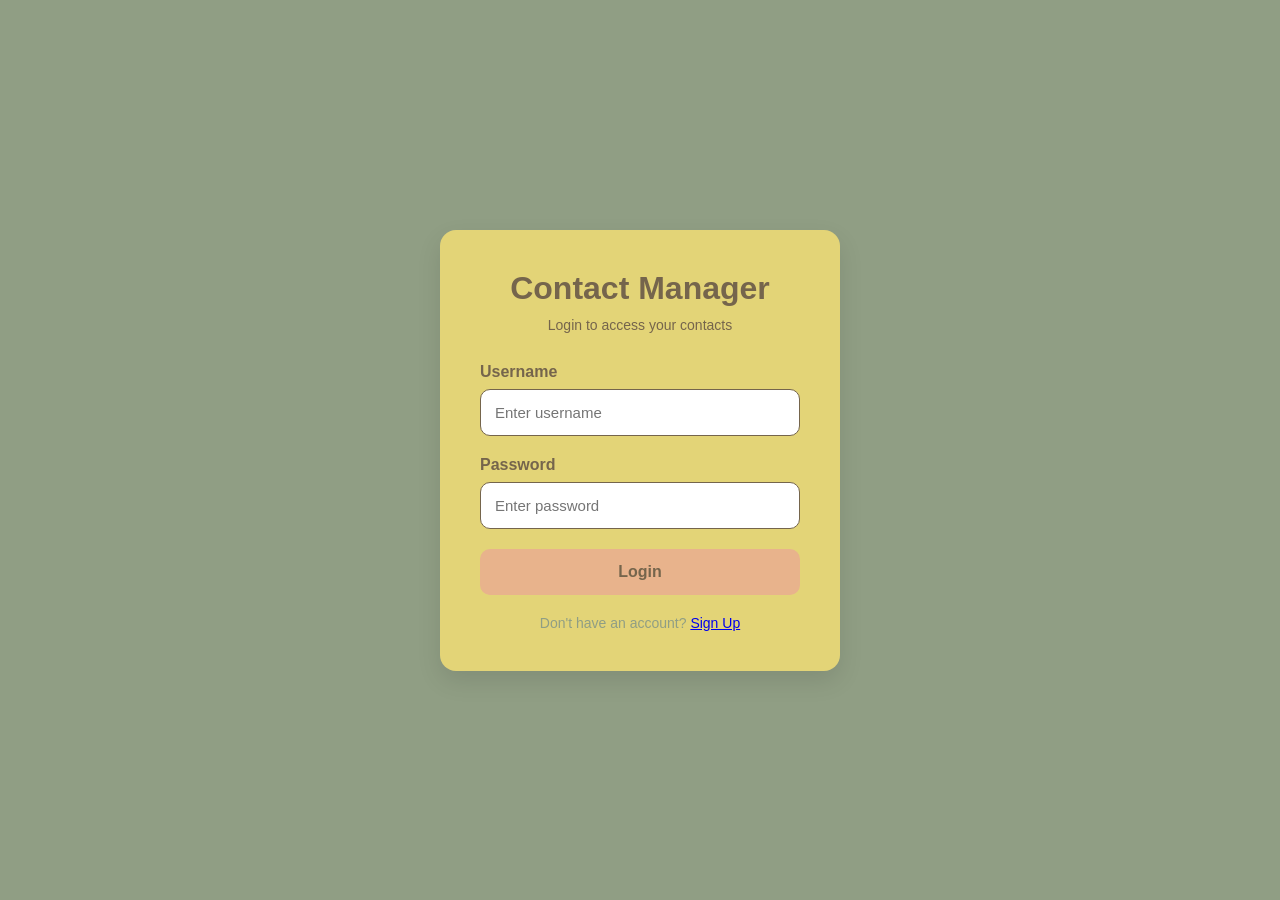
<file: index.html>
<!DOCTYPE html>
<html lang="en">
<head>
  <meta charset="UTF-8" />
  <meta name="viewport" content="width=device-width, initial-scale=1.0"/>

  <title>Contact Manager Login</title>

  <!-- CONNECT CSS -->
  <link rel="stylesheet" href="css/styles.css">
</head>

<body>

  <div class="auth-container">

    <div class="title">
      <h1>Contact Manager</h1>
      <p>Login to access your contacts</p>
    </div>

    <div class="input-group">
      <label>Username</label>
      <input type="text" id="username" placeholder="Enter username">
    </div>

    <div class="input-group">
      <label>Password</label>
      <input type="password" id="password" placeholder="Enter password">
    </div>

    <button class="login-btn" id="loginButton">
      Login
    </button>

    <div class="signup-text">
    Don't have an account?
    <a href="signUp.html">Sign Up</a>
    </div>

  </div>

  <!-- CONNECT JAVASCRIPT -->
  <script src="js/login.js"></script>

</body>
</html>
</file>
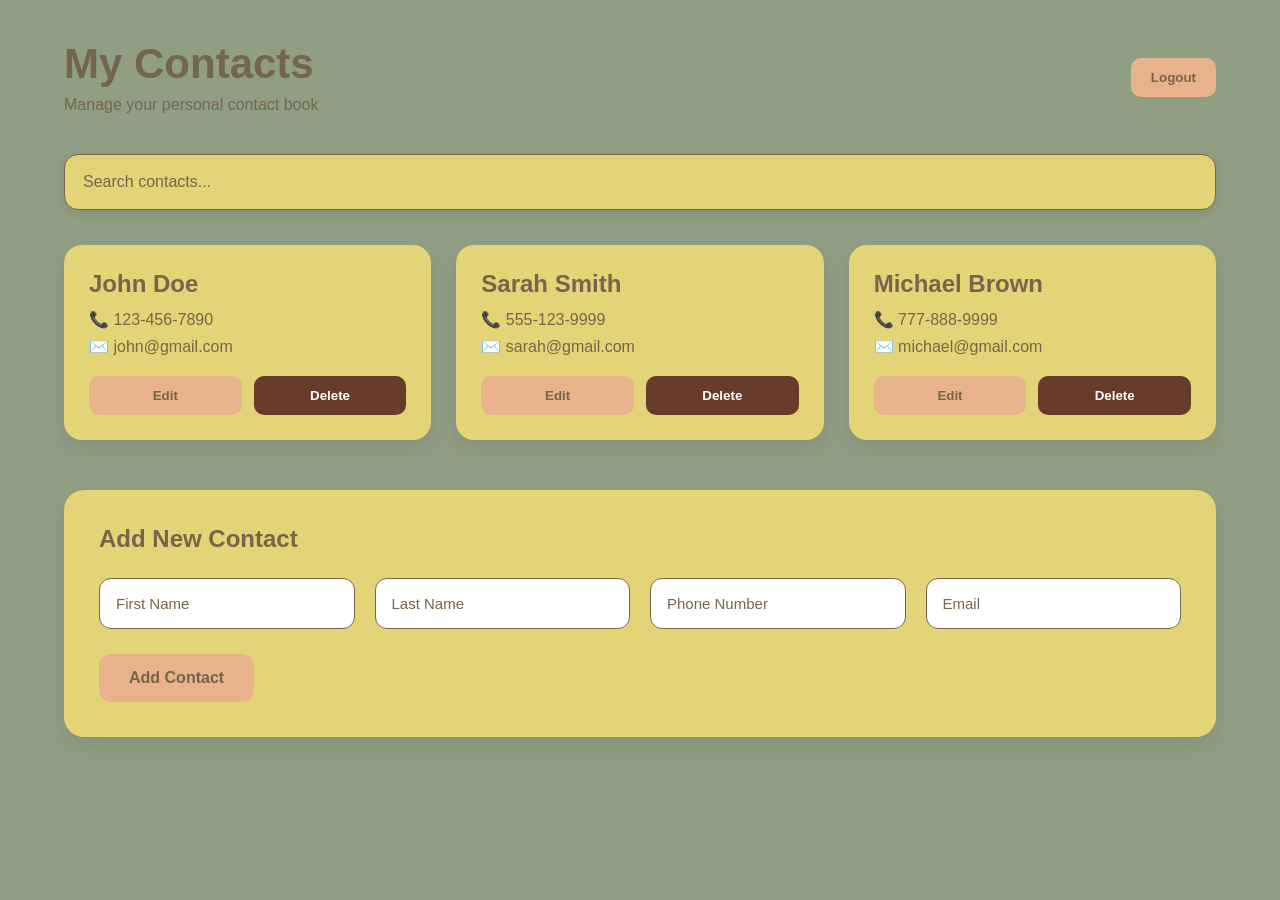
<file: contacts.html>
<!DOCTYPE html>
<html lang="en">
<head>
  <meta charset="UTF-8">
  <meta name="viewport" content="width=device-width, initial-scale=1.0">

  <title>Contacts</title>

  <link rel="stylesheet" href="css/contacts.css">
</head>

<body>

  <div class="container">

    <!-- HEADER -->

    <div class="header">

      <div>
        <h1>My Contacts</h1>
        <p>Manage your personal contact book</p>
      </div>

      <button class="logout-btn" onclick="logout()">
        Logout
      </button>

    </div>

    <!-- SEARCH -->

    <div class="search-section">

      <input
        type="text"
        id="searchInput"
        placeholder="Search contacts..."
      >

    </div>

    <!-- CONTACT LIST -->

    <div id="contactList" class="contact-grid"></div>

    <!-- ADD CONTACT -->

    <div class="add-contact-section">

      <h2>Add New Contact</h2>

      <div class="form-grid">

        <input type="text" id="firstName" placeholder="First Name">

        <input type="text" id="lastName" placeholder="Last Name">

        <input type="text" id="phone" placeholder="Phone Number">

        <input type="email" id="email" placeholder="Email">

      </div>

      <button class="add-btn" onclick="addContact()">
        Add Contact
      </button>

    </div>

  </div>

  <script src="js/contacts.js"></script>

</body>
</html>
</file>
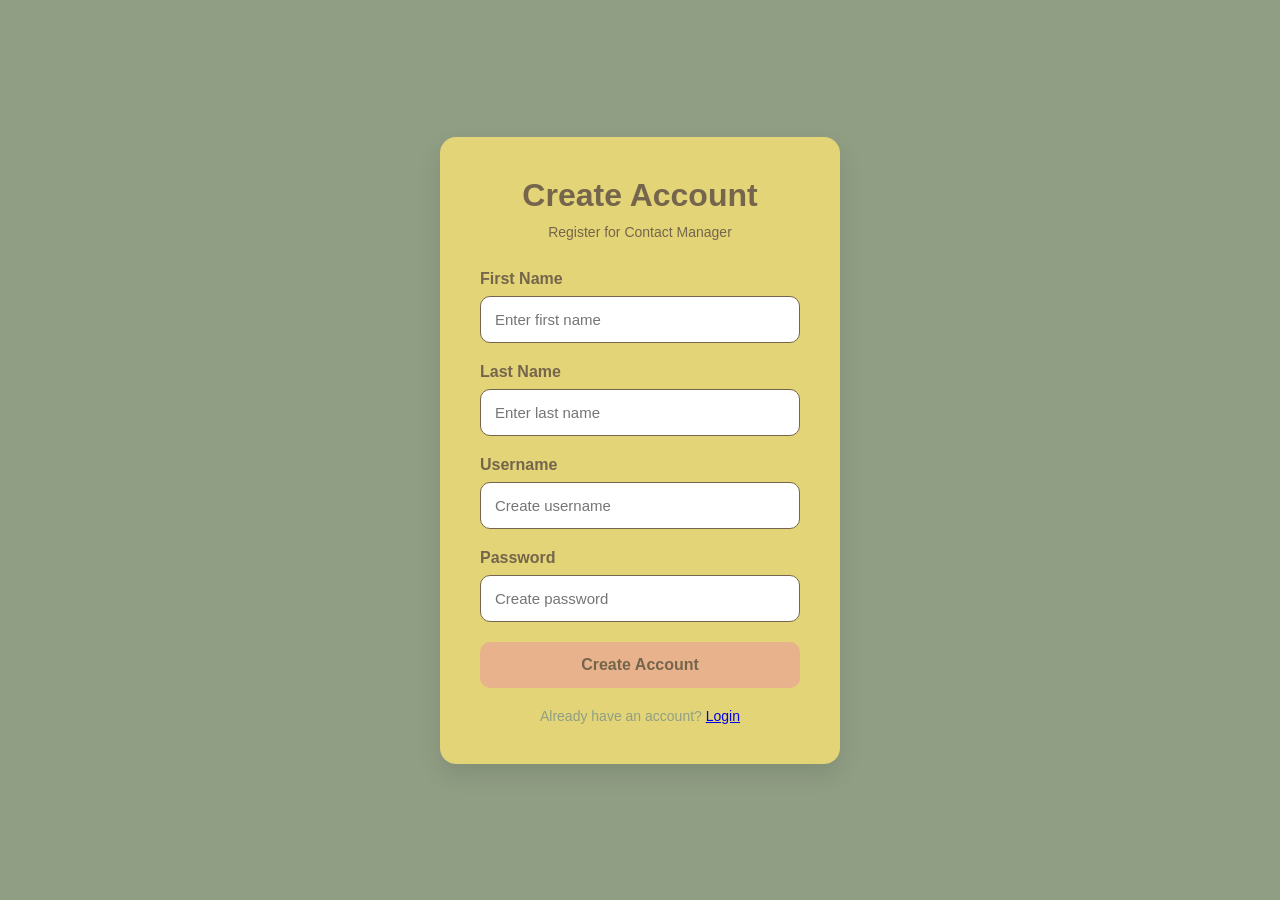
<file: signUp.html>
<!DOCTYPE html>
<html lang="en">
<head>
  <meta charset="UTF-8" />
  <meta name="viewport" content="width=device-width, initial-scale=1.0"/>

  <title>Create Account</title>

  <link rel="stylesheet" href="css/styles.css">
</head>

<body>

  <div class="auth-container">

    <div class="title">
      <h1>Create Account</h1>
      <p>Register for Contact Manager</p>
    </div>

    <div class="input-group">
      <label>First Name</label>
      <input type="text" id="firstName" placeholder="Enter first name">
    </div>

    <div class="input-group">
      <label>Last Name</label>
      <input type="text" id="lastName" placeholder="Enter last name">
    </div>

    <div class="input-group">
      <label>Username</label>
      <input type="text" id="username" placeholder="Create username">
    </div>

    <div class="input-group">
      <label>Password</label>
      <input type="password" id="password" placeholder="Create password">
    </div>

    <button class="login-btn" id="registerButton">
      Create Account
    </button>

    <div class="signup-text">
      Already have an account?
      <a href="index.html">Login</a>
    </div>

  </div>

  <script src="js/register.js"></script>

</body>
</html>
</file>
<file: css/styles.css>
*{
  margin:0;
  padding:0;
  box-sizing:border-box;
}

body{
  font-family: Arial, Helvetica, sans-serif;
  background: #909E84;

  height:100vh;

  display:flex;
  justify-content:center;
  align-items:center;
}

.auth-container{
  width:400px;
  background:#E3D477;

  padding:40px;

  border-radius:16px;

  box-shadow:0 10px 25px rgba(0,0,0,0.1);
}

.title{
  text-align:center;
  margin-bottom:30px;
}

.title h1{
  color: #75654c;;
  margin-bottom:10px;
}

.title p{
  color:#75654c;
  font-size:14px;
}

.input-group{
  margin-bottom:20px;
}

.input-group label{
  display:block;
  margin-bottom:8px;

  color:#75654c;
  font-weight:600;
}

.input-group input{
  width:100%;
  padding:14px;

  border:1px solid #75654c;
  border-radius:10px;

  font-size:15px;

  transition:0.2s;
}

.input-group input:focus{
  outline:none;
  border-color:#909E84;

  box-shadow:0 0 0 3px rgba(37,99,235,0.15);
}

.login-btn{
  width:100%;
  padding:14px;

  border:none;
  border-radius:10px;

  background: #E8B38C;
  color:#75654c;

  font-size:16px;
  font-weight:bold;

  cursor:pointer;

  transition:0.2s;
}

.login-btn:hover{
  background:#BB8644;
}

.signup-text{
  margin-top:20px;
  text-align:center;

  color:#909E84;
  font-size:14px;
}

.signup-text span{
  color: #683b2b;
  cursor:pointer;
  font-weight:bold;
}

@media(max-width:500px){
  .auth-container{
    width:90%;
    padding:30px 20px;
  }
}
</file>
<file: css/contacts.css>
*{
  margin:0;
  padding:0;
  box-sizing:border-box;
}

body{
  font-family:Arial, Helvetica, sans-serif;
  background:#909E84;
  color:#75654c;
}

.container{
  width:90%;
  max-width:1300px;

  margin:auto;
  padding:40px 0;
}

/* HEADER */

.header{
  display:flex;
  justify-content:space-between;
  align-items:center;

  margin-bottom:40px;
}

.header h1{
  font-size:42px;
  margin-bottom:8px;

  color:#75654c;
}

.header p{
  color:#75654c;
}

/* LOGOUT BUTTON */

.logout-btn{
  padding:12px 20px;

  border:none;
  border-radius:10px;

  background:#E8B38C;
  color:#75654c;

  font-weight:bold;

  cursor:pointer;

  transition:0.2s;
}

.logout-btn:hover{
  background:#BB8644;
}

/* SEARCH */

.search-section{
  margin-bottom:35px;
}

#searchInput{
  width:100%;
  padding:18px;

  border:1px solid #75654c;
  border-radius:14px;

  font-size:16px;

  background:#E3D477;
  color:#75654c;

  box-shadow:0 4px 12px rgba(0,0,0,0.08);
}

#searchInput::placeholder{
  color:#75654c;
}

/* CONTACT GRID */

.contact-grid{
  display:grid;

  grid-template-columns:
    repeat(auto-fill, minmax(300px, 1fr));

  gap:25px;

  margin-bottom:50px;
}

/* CONTACT CARD */

.contact-card{
  background:#E3D477;

  padding:25px;

  border-radius:18px;

  box-shadow:0 8px 20px rgba(0,0,0,0.08);

  transition:0.2s;
}

.contact-card:hover{
  transform:translateY(-5px);
}

.contact-card h3{
  margin-bottom:12px;
  font-size:24px;

  color:#75654c;
}

.contact-card p{
  margin-bottom:8px;
  color:#75654c;
}

/* BUTTONS */

.card-buttons{
  margin-top:20px;

  display:flex;
  gap:12px;
}

.edit-btn,
.delete-btn{
  flex:1;

  padding:12px;

  border:none;
  border-radius:10px;

  color:#75654c;
  font-weight:bold;

  cursor:pointer;

  transition:0.2s;
}

.edit-btn{
  background:#E8B38C;
}

.edit-btn:hover{
  background:#BB8644;
}

.delete-btn{
  background:#683b2b;
  color:white;
}

.delete-btn:hover{
  background:#4e2b1f;
}

/* ADD CONTACT SECTION */

.add-contact-section{
  background:#E3D477;

  padding:35px;

  border-radius:20px;

  box-shadow:0 8px 20px rgba(0,0,0,0.08);
}

.add-contact-section h2{
  margin-bottom:25px;

  color:#75654c;
}

/* FORM GRID */

.form-grid{
  display:grid;

  grid-template-columns:
    repeat(auto-fit, minmax(220px, 1fr));

  gap:20px;

  margin-bottom:25px;
}

.form-grid input{
  padding:16px;

  border:1px solid #75654c;
  border-radius:12px;

  font-size:15px;

  background:white;
  color:#75654c;
}

.form-grid input::placeholder{
  color:#75654c;
}

/* ADD BUTTON */

.add-btn{
  padding:15px 30px;

  border:none;
  border-radius:12px;

  background:#E8B38C;
  color:#75654c;

  font-size:16px;
  font-weight:bold;

  cursor:pointer;

  transition:0.2s;
}

.add-btn:hover{
  background:#BB8644;
}

/* MOBILE */

@media(max-width:700px){

  .header{
    flex-direction:column;
    gap:20px;

    align-items:flex-start;
  }

  .header h1{
    font-size:32px;
  }
}
</file>
